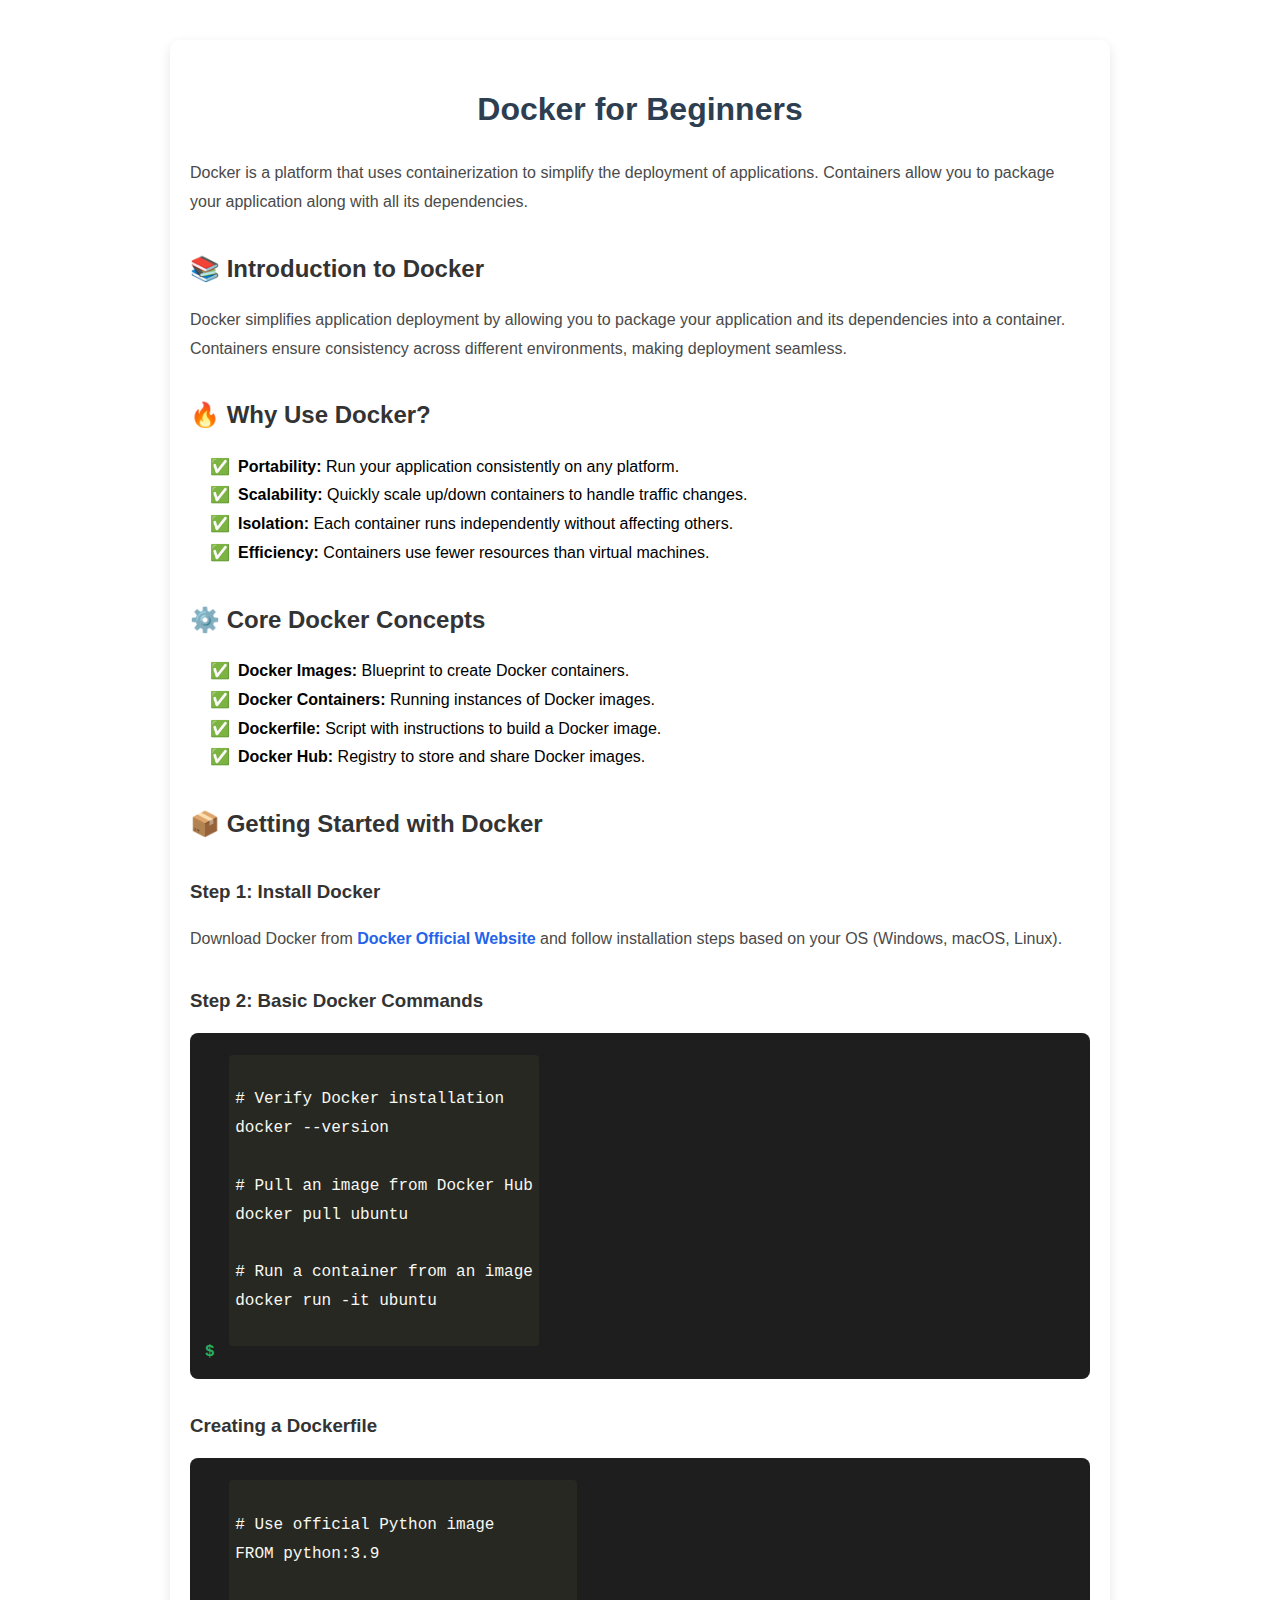
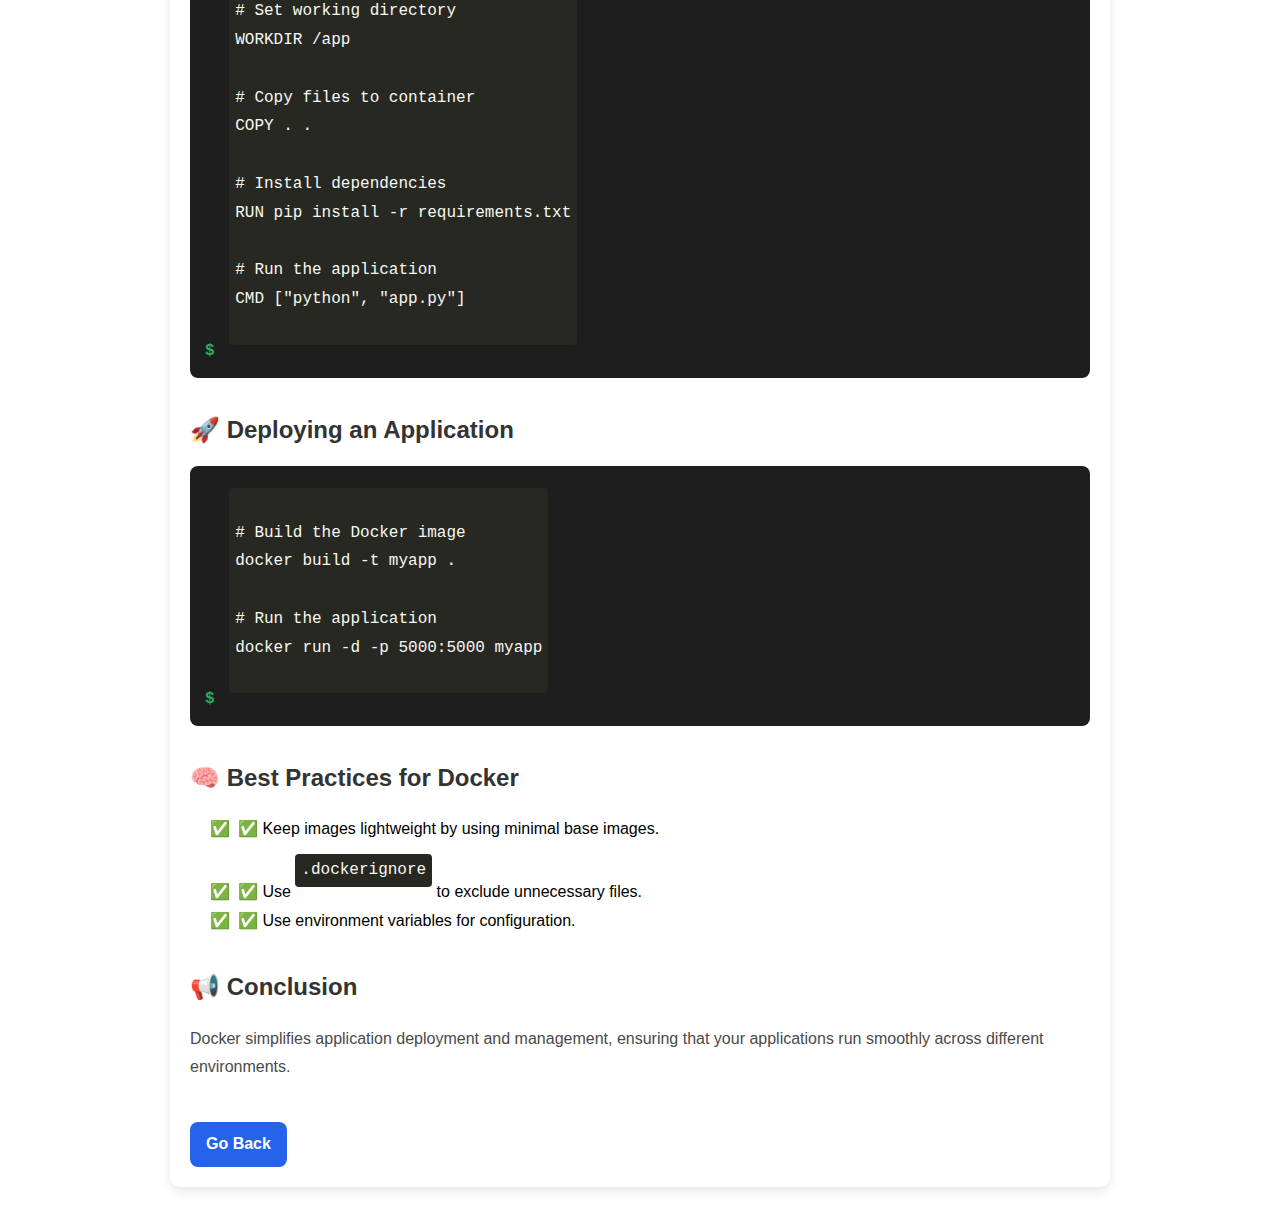
<file: blogs/docker-for-beginners.html>
<!DOCTYPE html>
<html lang="en">
<head>
    <meta charset="UTF-8">
    <meta name="viewport" content="width=device-width, initial-scale=1.0">
    <title>Docker for Beginners</title>
    <link rel="stylesheet" href="blog.css">
</head>
<body>
    <div class="container">
        <h1>Docker for Beginners</h1>
        <p>Docker is a platform that uses containerization to simplify the deployment of applications. Containers allow you to package your application along with all its dependencies.</p>

        <h2>📚 Introduction to Docker</h2>
        <p>Docker simplifies application deployment by allowing you to package your application and its dependencies into a container. Containers ensure consistency across different environments, making deployment seamless.</p>

        <h2>🔥 Why Use Docker?</h2>
        <ul>
            <li><strong>Portability:</strong> Run your application consistently on any platform.</li>
            <li><strong>Scalability:</strong> Quickly scale up/down containers to handle traffic changes.</li>
            <li><strong>Isolation:</strong> Each container runs independently without affecting others.</li>
            <li><strong>Efficiency:</strong> Containers use fewer resources than virtual machines.</li>
        </ul>

        <h2>⚙️ Core Docker Concepts</h2>
        <ul>
            <li><strong>Docker Images:</strong> Blueprint to create Docker containers.</li>
            <li><strong>Docker Containers:</strong> Running instances of Docker images.</li>
            <li><strong>Dockerfile:</strong> Script with instructions to build a Docker image.</li>
            <li><strong>Docker Hub:</strong> Registry to store and share Docker images.</li>
        </ul>

        <h2>📦 Getting Started with Docker</h2>
        <h3>Step 1: Install Docker</h3>
        <p>Download Docker from <a href="https://www.docker.com/products/docker-desktop/" target="_blank">Docker Official Website</a> and follow installation steps based on your OS (Windows, macOS, Linux).</p>

        <h3>Step 2: Basic Docker Commands</h3>
        <pre><code>
# Verify Docker installation
docker --version

# Pull an image from Docker Hub
docker pull ubuntu

# Run a container from an image
docker run -it ubuntu
        </code></pre>

        <h3>Creating a Dockerfile</h3>
        <pre><code>
# Use official Python image
FROM python:3.9

# Set working directory
WORKDIR /app

# Copy files to container
COPY . .

# Install dependencies
RUN pip install -r requirements.txt

# Run the application
CMD ["python", "app.py"]
        </code></pre>

        <h2>🚀 Deploying an Application</h2>
        <pre><code>
# Build the Docker image
docker build -t myapp .

# Run the application
docker run -d -p 5000:5000 myapp
        </code></pre>

        <h2>🧠 Best Practices for Docker</h2>
        <ul>
            <li>✅ Keep images lightweight by using minimal base images.</li>
            <li>✅ Use <code>.dockerignore</code> to exclude unnecessary files.</li>
            <li>✅ Use environment variables for configuration.</li>
        </ul>

        <h2>📢 Conclusion</h2>
        <p>Docker simplifies application deployment and management, ensuring that your applications run smoothly across different environments.</p>

        <a href="../index.html" class="back-link">Go Back</a>
    </div>
</body>
</html>
</file>
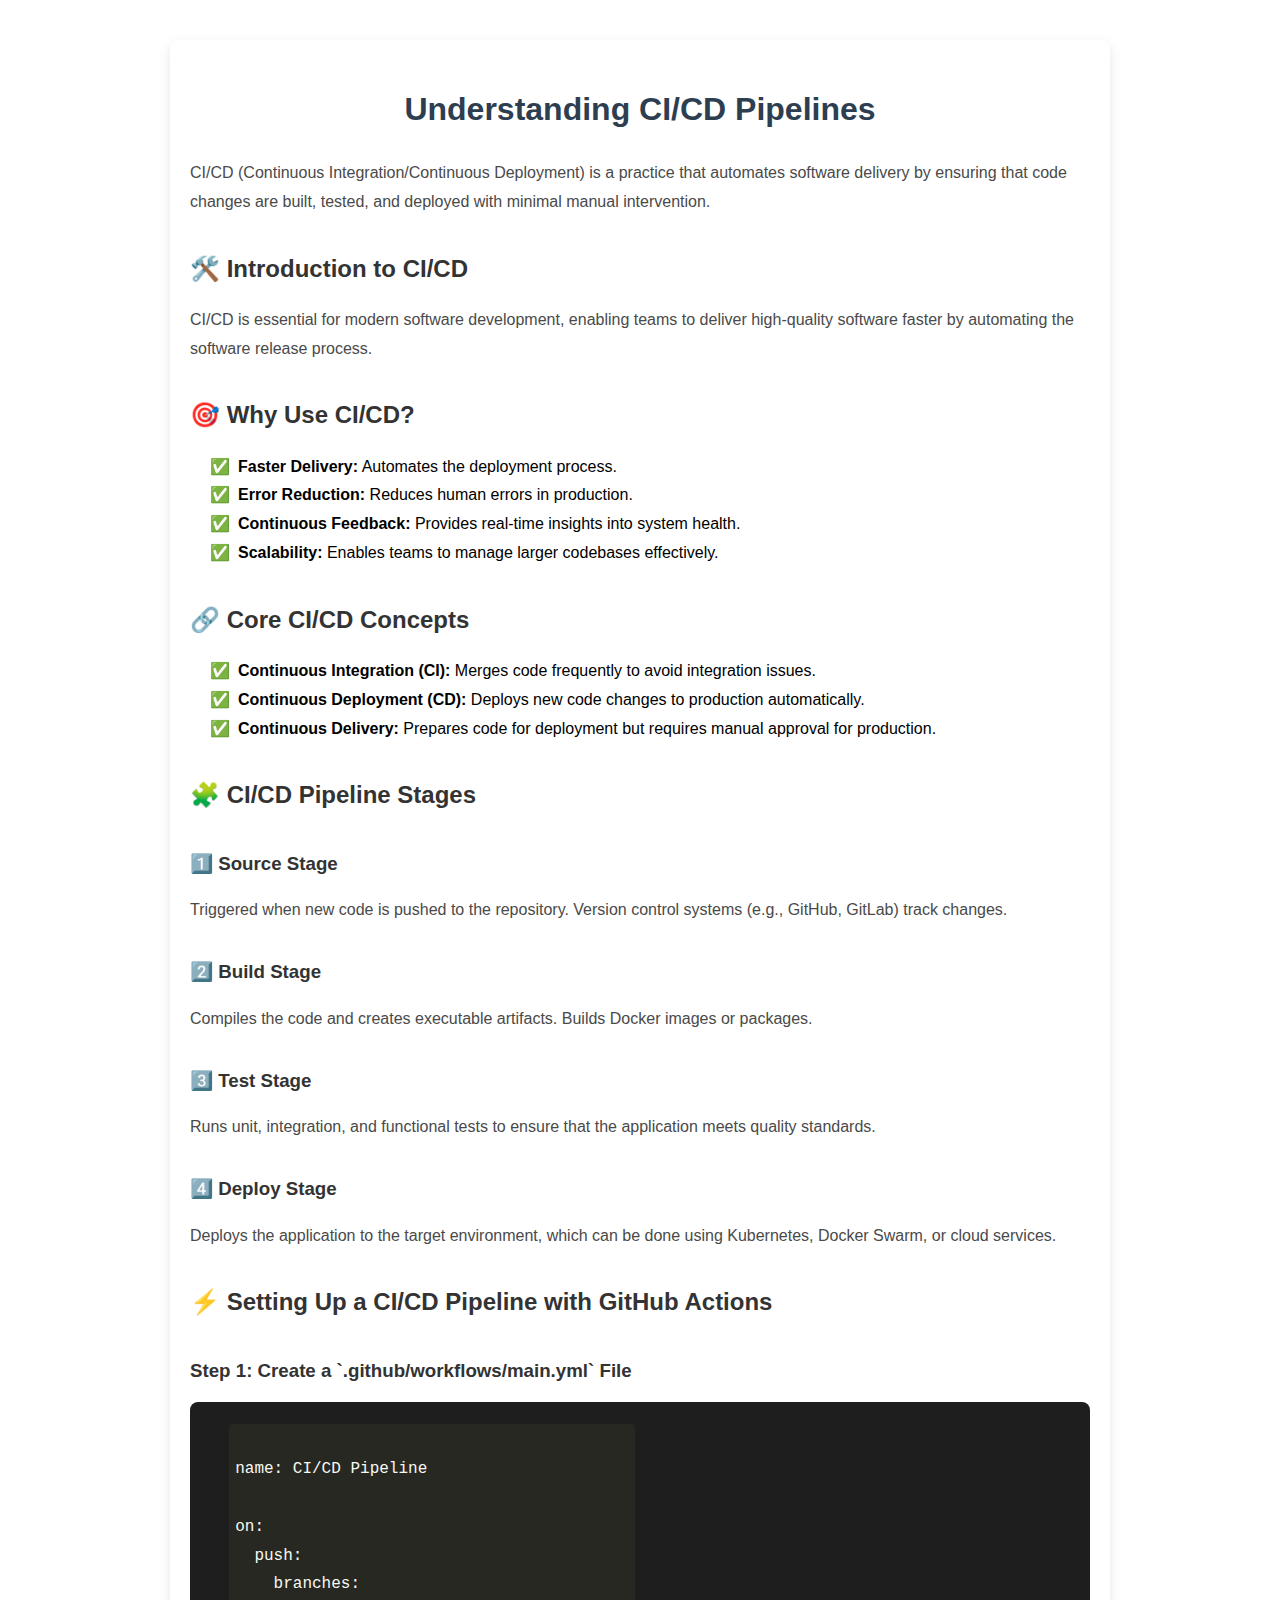
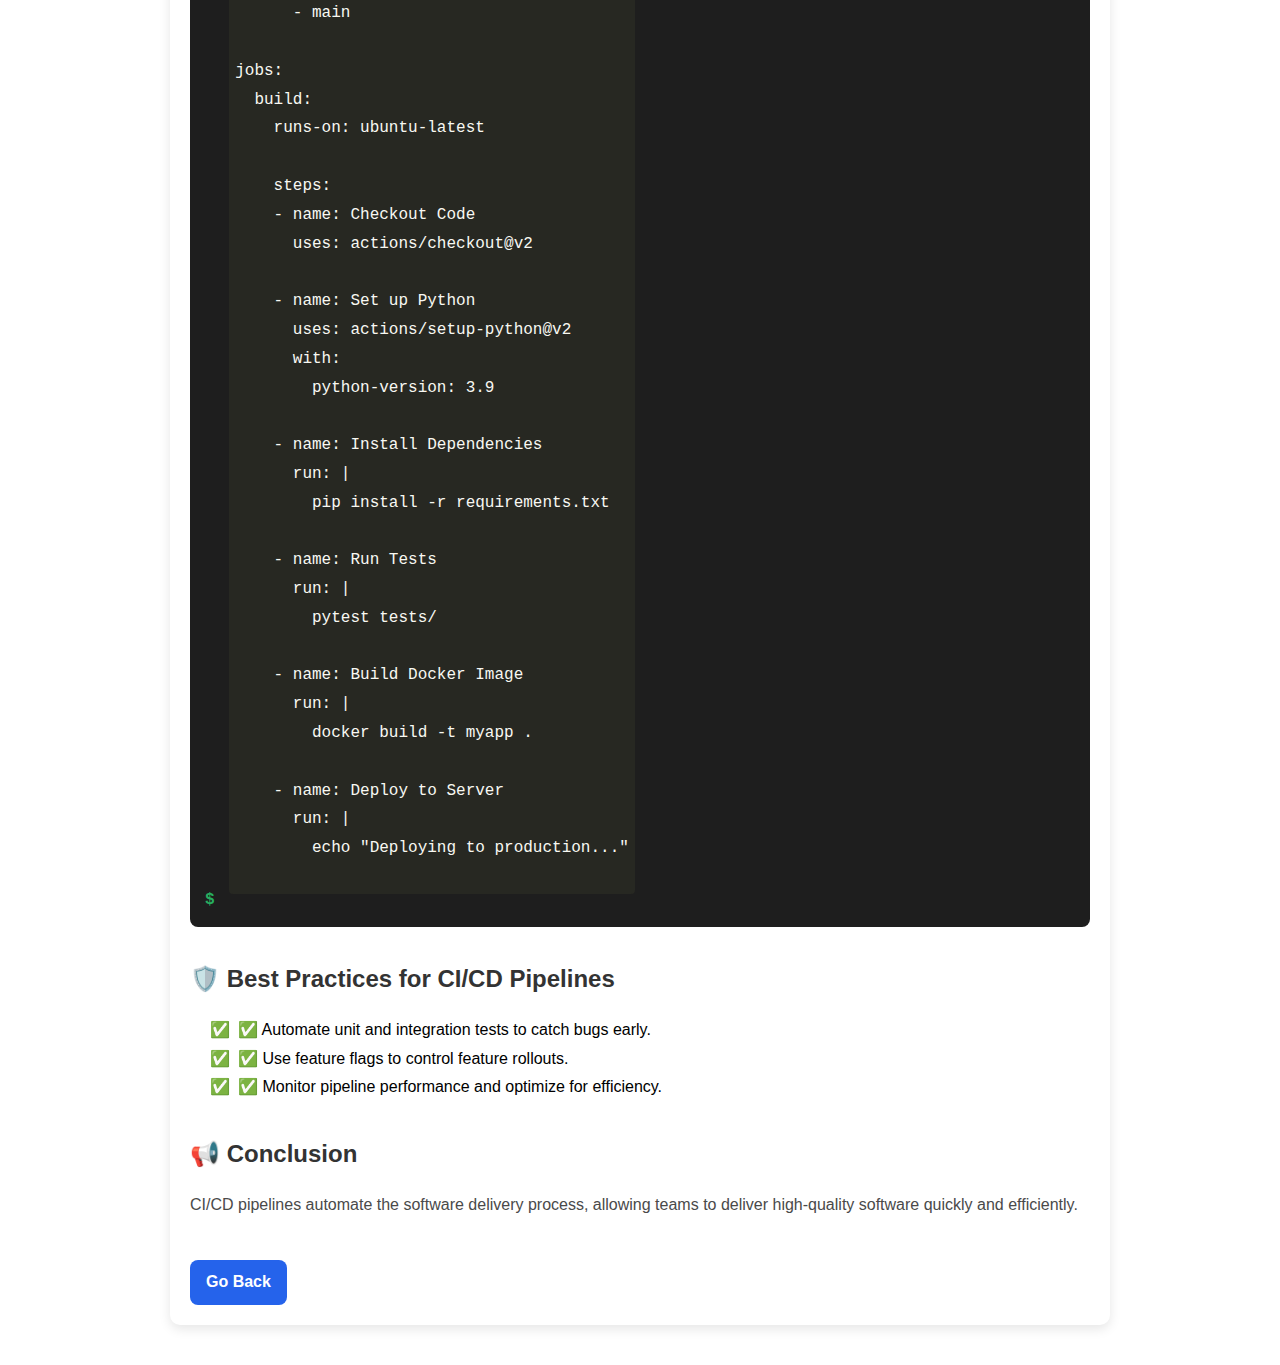
<file: blogs/understanding-ci-cd.html>
<!DOCTYPE html>
<html lang="en">
<head>
    <meta charset="UTF-8">
    <meta name="viewport" content="width=device-width, initial-scale=1.0">
    <title>Understanding CI/CD Pipelines</title>
    <link rel="stylesheet" href="blog.css">
</head>
<body>
    <div class="container">
        <h1>Understanding CI/CD Pipelines</h1>
        <p>CI/CD (Continuous Integration/Continuous Deployment) is a practice that automates software delivery by ensuring that code changes are built, tested, and deployed with minimal manual intervention.</p>

        <h2>🛠️ Introduction to CI/CD</h2>
        <p>CI/CD is essential for modern software development, enabling teams to deliver high-quality software faster by automating the software release process.</p>

        <h2>🎯 Why Use CI/CD?</h2>
        <ul>
            <li><strong>Faster Delivery:</strong> Automates the deployment process.</li>
            <li><strong>Error Reduction:</strong> Reduces human errors in production.</li>
            <li><strong>Continuous Feedback:</strong> Provides real-time insights into system health.</li>
            <li><strong>Scalability:</strong> Enables teams to manage larger codebases effectively.</li>
        </ul>

        <h2>🔗 Core CI/CD Concepts</h2>
        <ul>
            <li><strong>Continuous Integration (CI):</strong> Merges code frequently to avoid integration issues.</li>
            <li><strong>Continuous Deployment (CD):</strong> Deploys new code changes to production automatically.</li>
            <li><strong>Continuous Delivery:</strong> Prepares code for deployment but requires manual approval for production.</li>
        </ul>

        <h2>🧩 CI/CD Pipeline Stages</h2>
        <h3>1️⃣ Source Stage</h3>
        <p>Triggered when new code is pushed to the repository. Version control systems (e.g., GitHub, GitLab) track changes.</p>

        <h3>2️⃣ Build Stage</h3>
        <p>Compiles the code and creates executable artifacts. Builds Docker images or packages.</p>

        <h3>3️⃣ Test Stage</h3>
        <p>Runs unit, integration, and functional tests to ensure that the application meets quality standards.</p>

        <h3>4️⃣ Deploy Stage</h3>
        <p>Deploys the application to the target environment, which can be done using Kubernetes, Docker Swarm, or cloud services.</p>

        <h2>⚡ Setting Up a CI/CD Pipeline with GitHub Actions</h2>
        <h3>Step 1: Create a `.github/workflows/main.yml` File</h3>
        <pre><code>
name: CI/CD Pipeline

on:
  push:
    branches:
      - main

jobs:
  build:
    runs-on: ubuntu-latest

    steps:
    - name: Checkout Code
      uses: actions/checkout@v2

    - name: Set up Python
      uses: actions/setup-python@v2
      with:
        python-version: 3.9

    - name: Install Dependencies
      run: |
        pip install -r requirements.txt

    - name: Run Tests
      run: |
        pytest tests/

    - name: Build Docker Image
      run: |
        docker build -t myapp .

    - name: Deploy to Server
      run: |
        echo "Deploying to production..."
        </code></pre>

        <h2>🛡️ Best Practices for CI/CD Pipelines</h2>
        <ul>
            <li>✅ Automate unit and integration tests to catch bugs early.</li>
            <li>✅ Use feature flags to control feature rollouts.</li>
            <li>✅ Monitor pipeline performance and optimize for efficiency.</li>
        </ul>

        <h2>📢 Conclusion</h2>
        <p>CI/CD pipelines automate the software delivery process, allowing teams to deliver high-quality software quickly and efficiently.</p>

        <a href="../index.html" class="back-link">Go Back</a>
    </div>
</body>
</html>
</file>
<file: blogs/blog.css>
/* Blog Content Container */
.container {
    max-width: 900px;
    margin: 40px auto;
    padding: 20px;
    background-color: #fff;
    border-radius: 10px;
    box-shadow: 0 4px 12px rgba(0, 0, 0, 0.1);
    line-height: 1.8;
    font-family: Arial, sans-serif;
}

/* Main Title */
.container h1 {
    text-align: center;
    color: #2c3e50;
    margin-bottom: 20px;
}

/* Subheadings */
.container h2, h3 {
    color: #333;
    margin-top: 30px;
    margin-bottom: 15px;
}

/* Paragraphs */
.container p {
    font-size: 16px;
    color: #4a4a4a;
    margin-bottom: 20px;
}

/* List Styles */
.container ul {
    list-style: none;
    padding-left: 20px;
}

.container li::before {
    content: "✅";
    margin-right: 8px;
    color: #27ae60;
}

/* Links */
.container a {
    color: #2563eb;
    text-decoration: none;
    font-weight: bold;
}

.container a:hover {
    text-decoration: underline;
}

/* Code Block Styling */
code, pre {
    display: block;
    background-color: #1e1e1e;
    color: #d4d4d4;
    padding: 12px 15px;
    border-radius: 8px;
    margin: 10px 0;
    font-family: 'Courier New', monospace;
    overflow-x: auto;
    white-space: pre-wrap;
}

/* Inline Code */
code {
    display: inline-block;
    background-color: #272822;
    color: #f8f8f2;
    padding: 2px 6px;
    border-radius: 4px;
}

/* Highlight Terminal Command */
pre::before {
    content: "$ ";
    color: #27ae60;
    font-weight: bold;
    margin-right: 5px;
}

/* Back Link Button */
a.back-link {
    display: inline-block;
    margin-top: 20px;
    background-color: #2563eb;
    color: white;
    padding: 8px 16px;
    border-radius: 8px;
    text-decoration: none;
    transition: background-color 0.3s ease;
}

a.back-link:hover {
    background-color: #1e40af;
}
</file>
